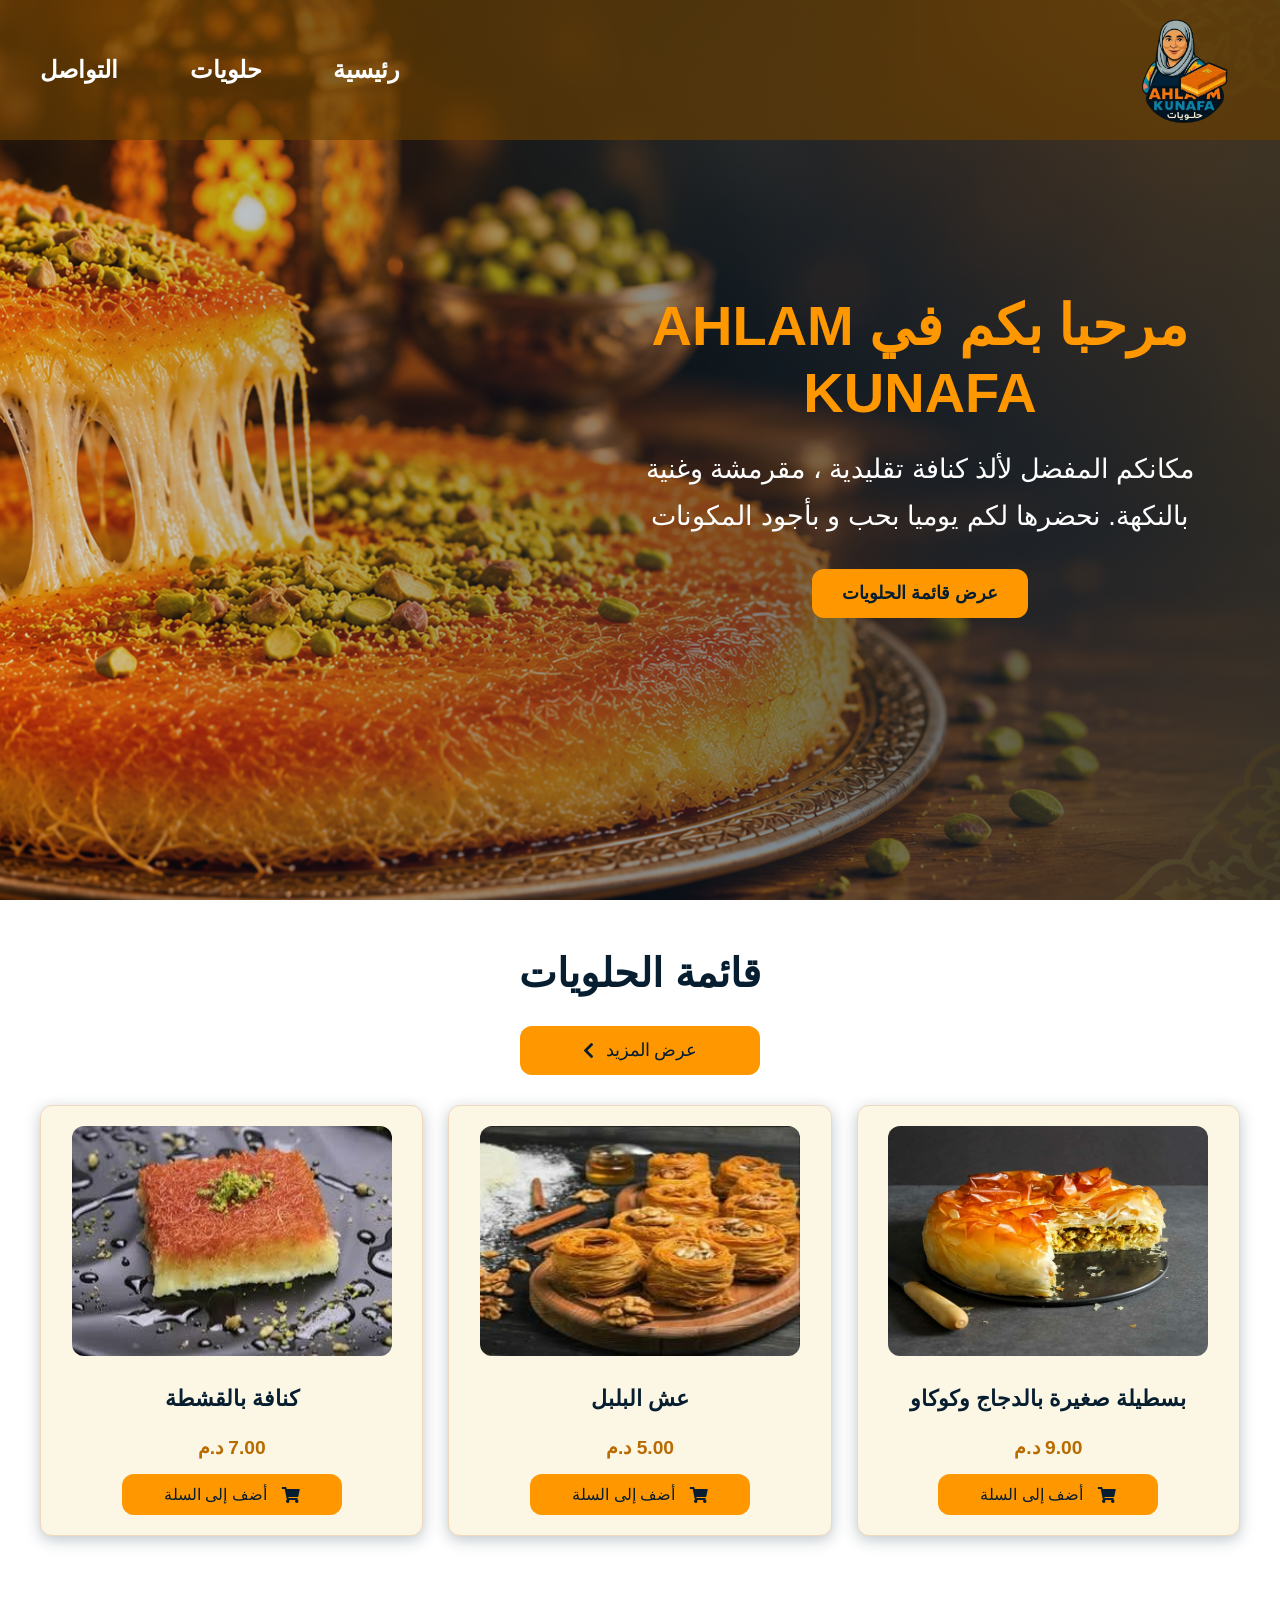
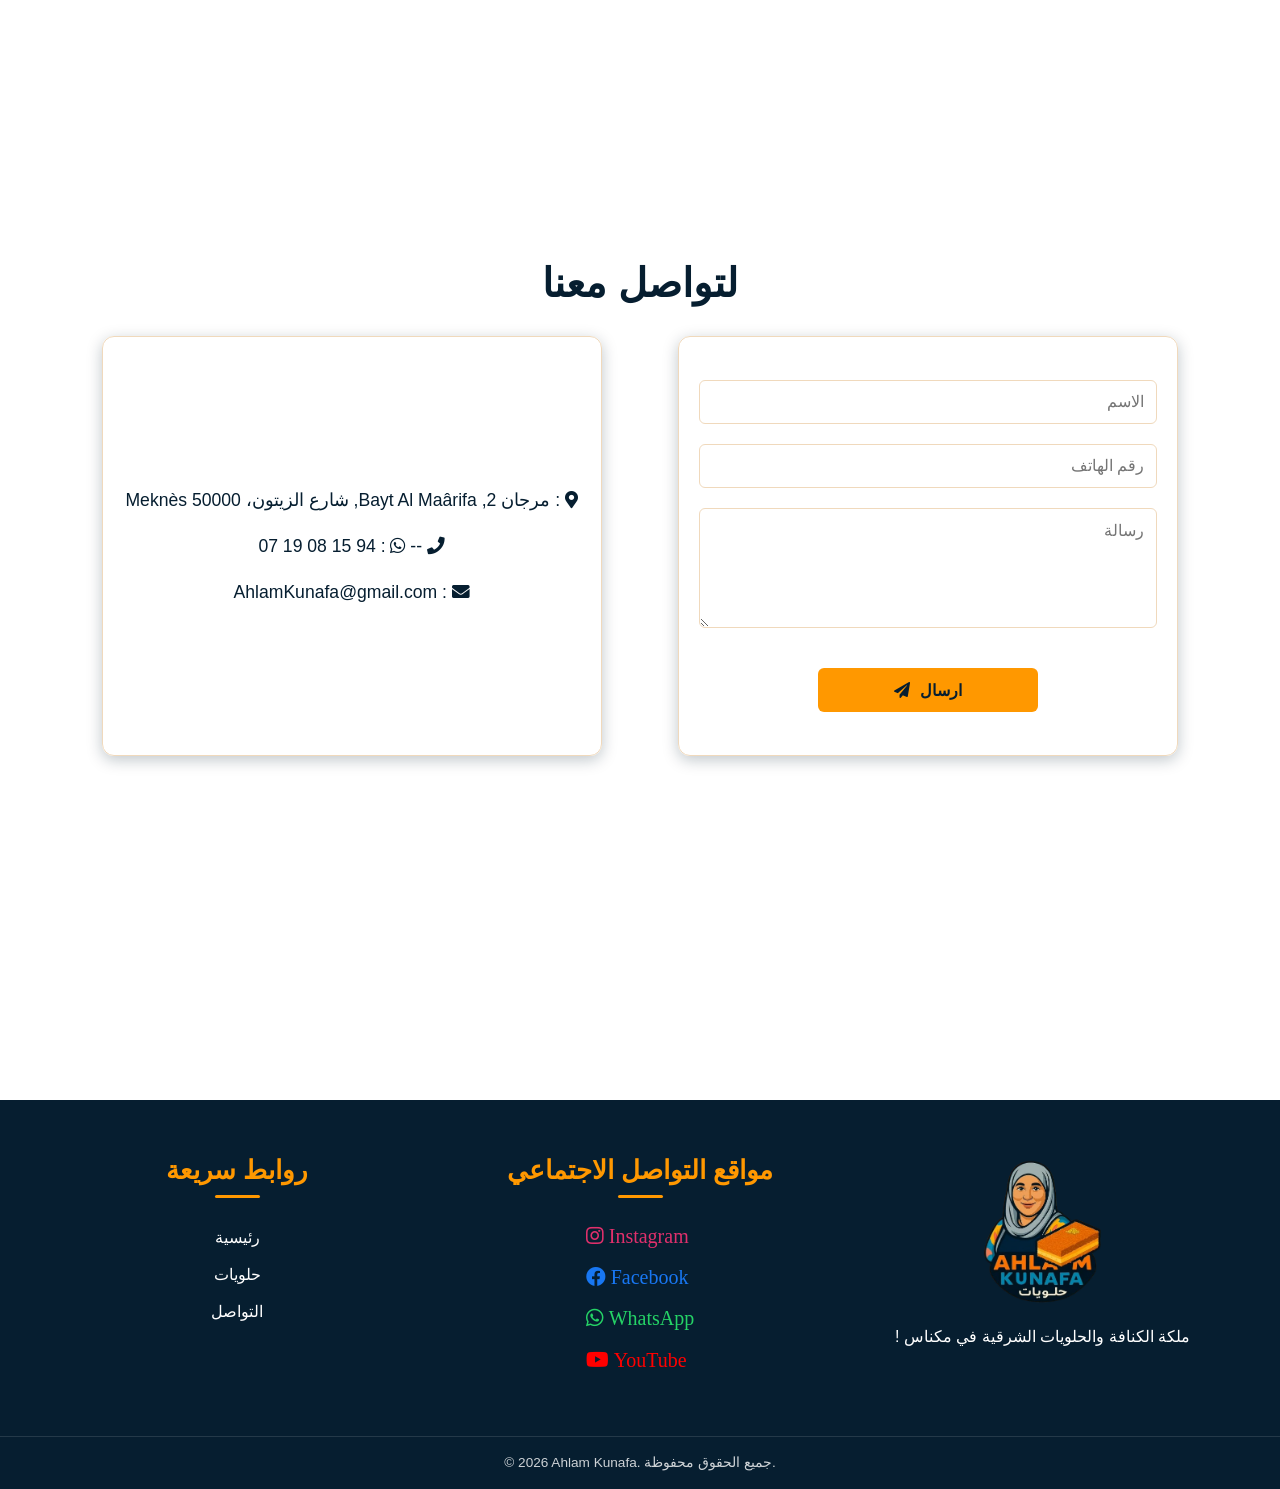
<file: index.html>
<!DOCTYPE html>
<html lang="en">

<head>
    <meta charset="UTF-8">
    <meta name="viewport" content="width=device-width, initial-scale=1.0">
    <link rel="shortcut icon" href="./Frontend/images/logo.png" type="image/x-icon">
    <title>AHLAM KUNAFA</title>
</head>

<body>
    <script>
        location.href = './Frontend/Home/Kunafa.html'
    </script>
</body>

</html>
</file>
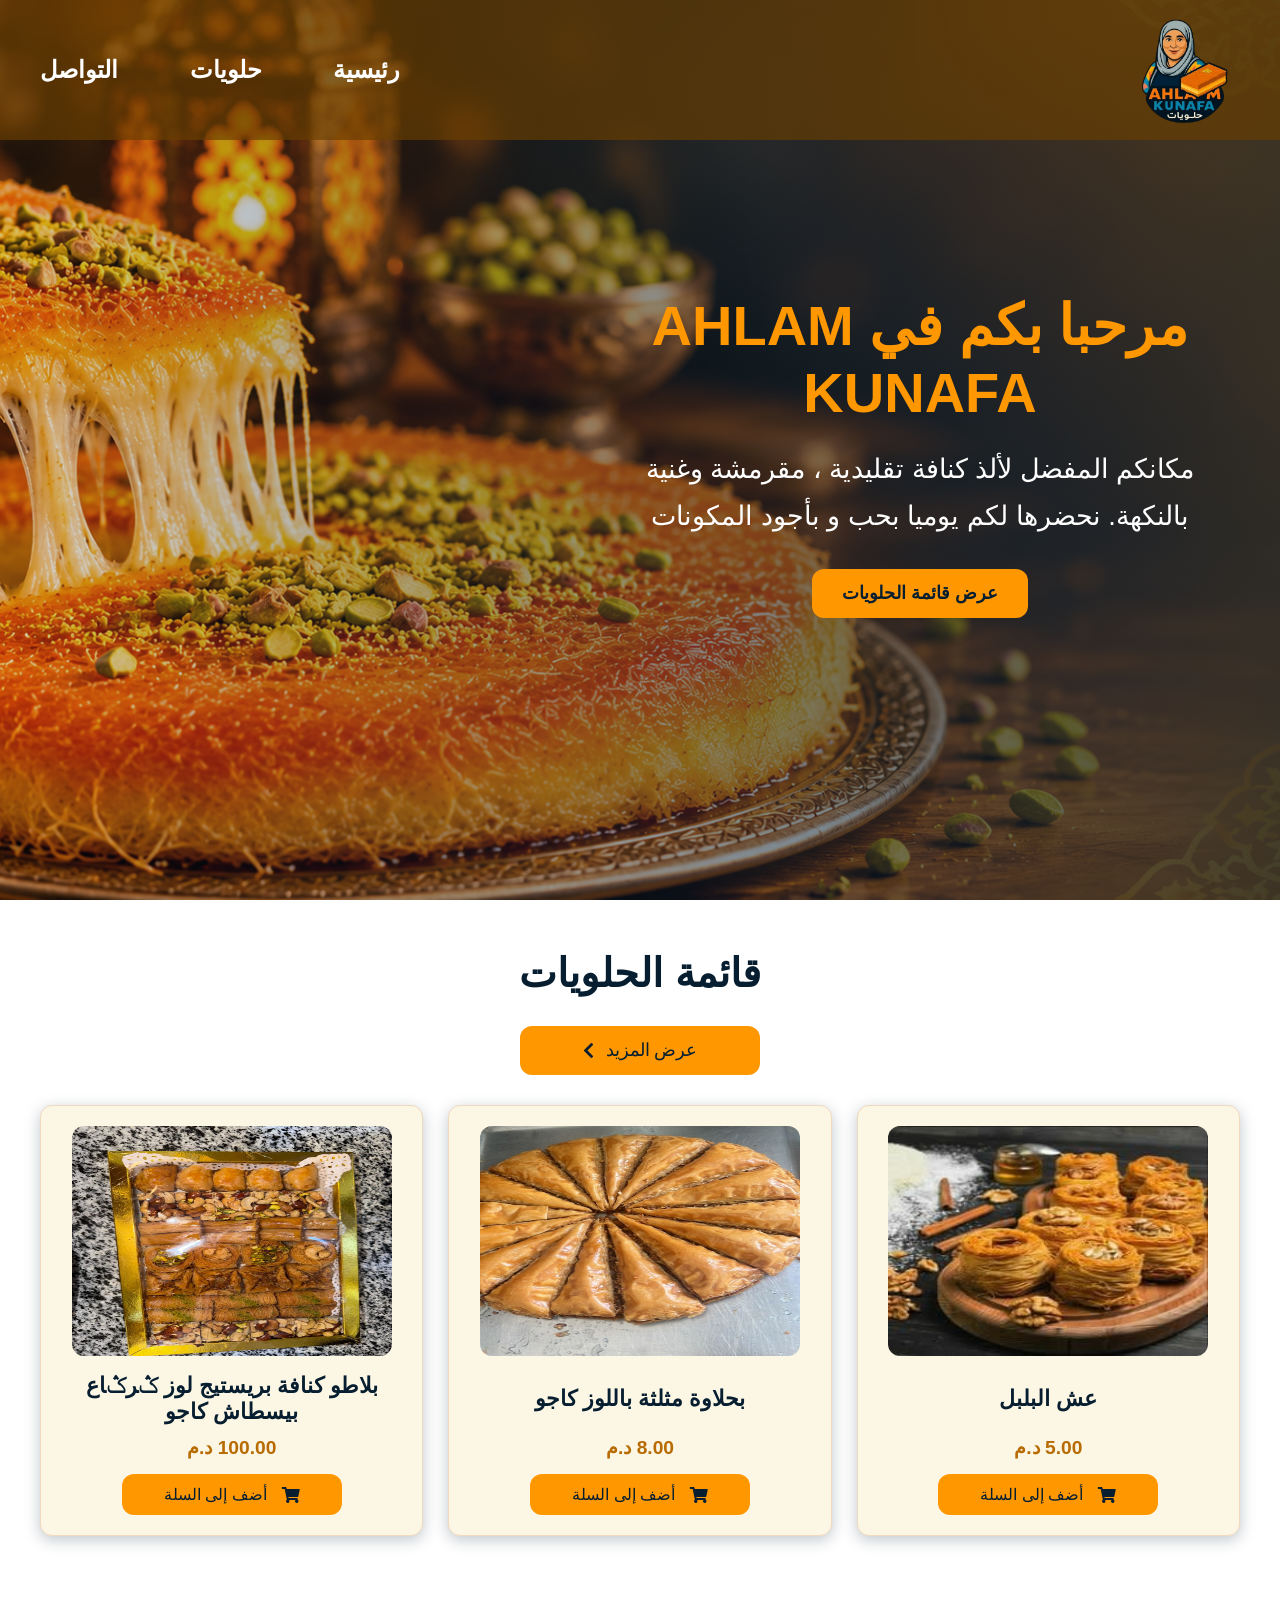
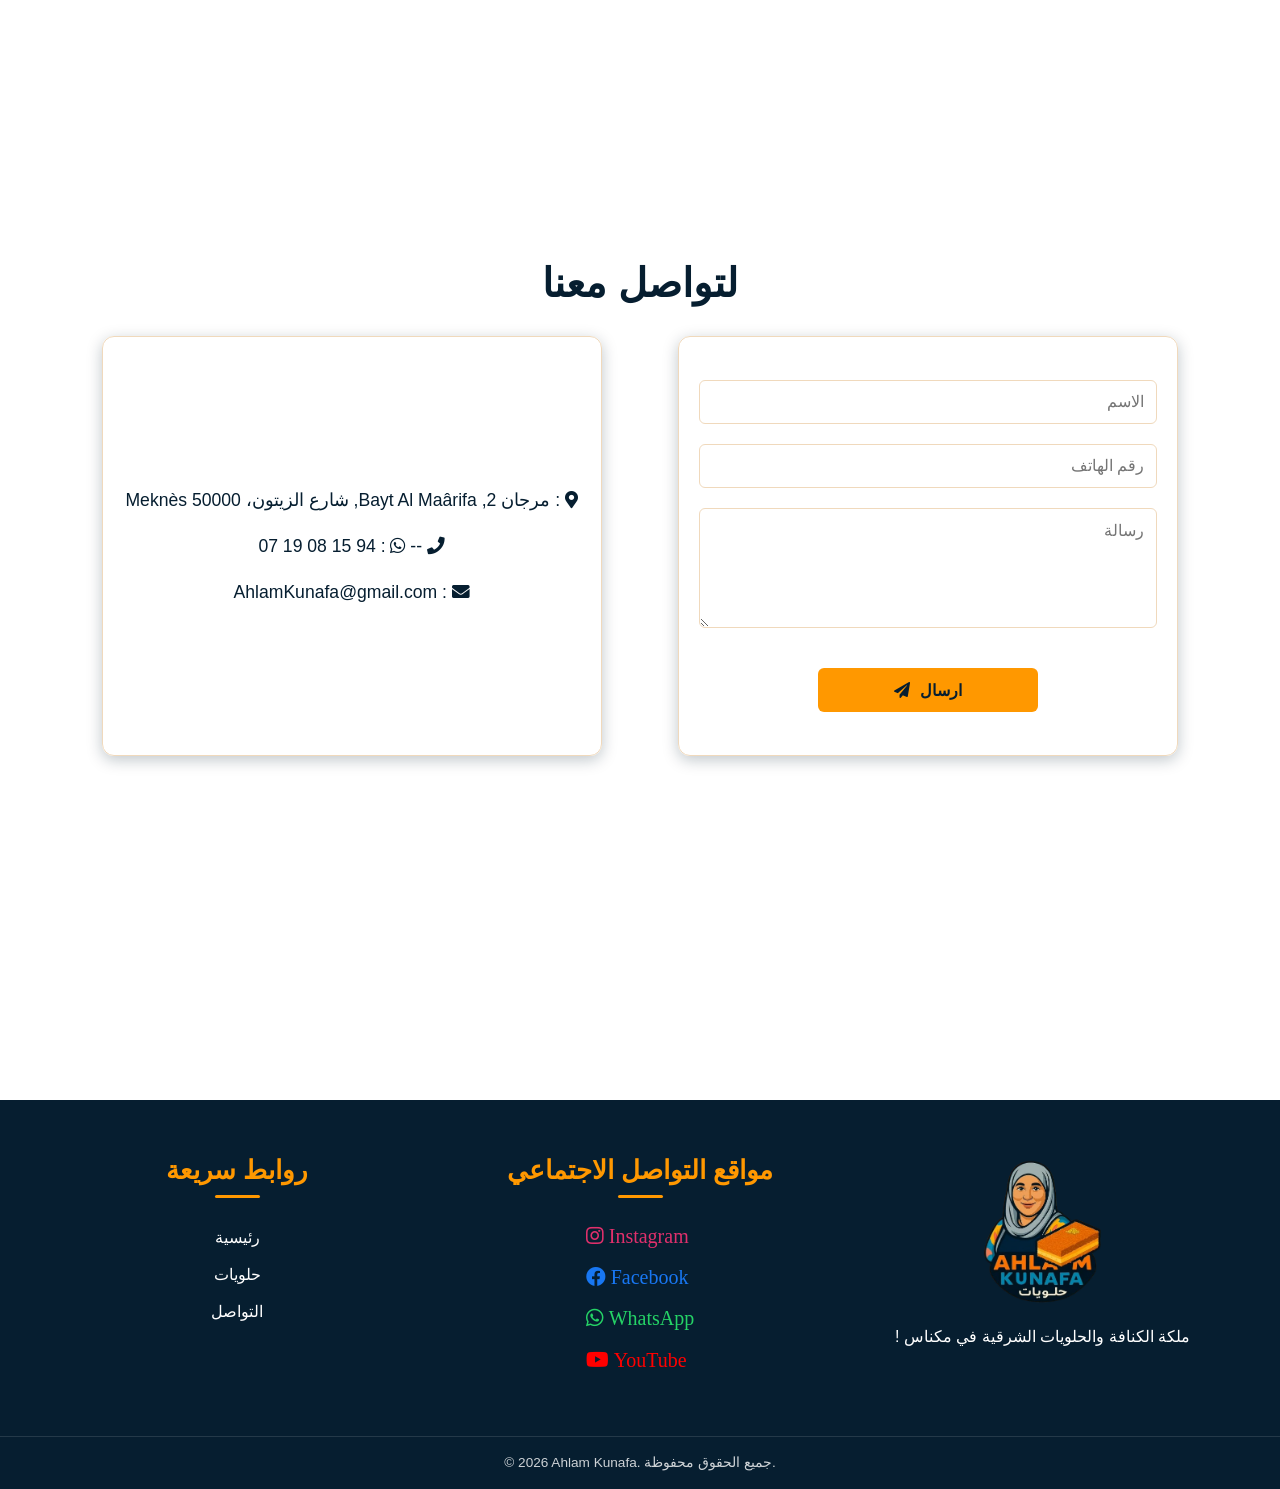
<file: Frontend/Home/Kunafa.html>
<!DOCTYPE html>
<html lang="en">

<head>
    <meta charset="UTF-8">
    <meta name="viewport" content="width=device-width, initial-scale=1.0">
    <link rel="stylesheet" href="https://cdnjs.cloudflare.com/ajax/libs/font-awesome/5.15.4/css/all.min.css">
    <link rel="stylesheet" href="./Kunafa.css">
    <link rel="stylesheet" href="../codeSome.css">
    <link rel="shortcut icon" href="../images/logo.png" type="image/x-icon">
    <title>AHLAM KUNAFA</title>
</head>

<body dir="rtl">
    <div id="error-container" class="error-container" role="alert">
        <i class="fas fa-exclamation-circle"></i>
        <p>وقع خطأ، المرجو المحاولة مرة أخرى.</p>
        <button type="button" aria-label="إغلاق رسالة الخطأ" onclick="closeAlret()">
            &times;
        </button>
    </div>
    <section id="home" class="hero-Section">
        <header>
            <img src="../images/logo.png" alt="Ahlam Kunafa">
            <ul id="nav-links">
                <li><a href="#home">رئيسية</a></li>
                <li><a href="#menu">حلويات</a></li>
                <li><a href="#contact">التواصل</a></li>
            </ul>
            <button class="menu-toggle" onclick="toggleMenu()">☰</button>
        </header>
        <div>
            <h1>مرحبا بكم في AHLAM KUNAFA</h1>
            <p> مكانكم المفضل لألذ كنافة تقليدية ، مقرمشة وغنية بالنكهة. نحضرها لكم يوميا بحب و بأجود المكونات </p>
            <button onclick="location.href='#menu'">عرض قائمة الحلويات</button>
        </div>
    </section>
    <div class="msgAjout">
        منتجاتك في السلة
    </div>
    <section id="menu" class="menu-Section">

        <h2>قائمة الحلويات</h2>
        <button onclick="location.href='../Menu/menu.html'">عرض المزيد <i class="fas fa-chevron-left"></i></button>
        <div id="cards" class="menu-items">
        </div>
    </section>
    <section id="contact" class="contact-Section">
        <h2>لتواصل معنا</h2>
        <div class="contact-container">
            <div class="form">
                <input placeholder="الاسم" type="text" id="clientName">
                <input placeholder="رقم الهاتف" type="text" id="clientPhone">
                <textarea placeholder="رسالة" id="msg"></textarea>
                <p id="msgForm"></p>
                <button onclick="send()">ارسال <i class="fas fa-paper-plane"></i></button>
            </div>
            <div class="info">
                <ul>
                    <li><i class="fas fa-map-marker-alt"></i> : <span>مرجان 2, Bayt Al Maârifa, شارع الزيتون، Meknès
                            50000</span></li>
                    <li><i class="fas fa-phone"></i> -- <i class="fab fa-whatsapp"></i> : <span dir="ltr"> 07 19 08 15
                            94</span></li>
                    <li><i class="fas fa-envelope"></i> : <span>AhlamKunafa@gmail.com</span></li>
                </ul>
            </div>
        </div>
    </section>
    <footer>
        <div class="logoAndTitle">
            <img src="../images/logo.png" alt="Ahlam Kunafa">
            <p> ملكة الكنافة والحلويات الشرقية في مكناس !</p>
        </div>
        <div class="social-icons">
            <h2>مواقع التواصل الاجتماعي</h2>
            <ul>
                <li><a target="_blank" href="https://www.instagram.com/ahlamkunafa#"><i class="fab fa-instagram">
                            Instagram</i></a></li>
                <li><a target="_blank"
                        href="https://web.facebook.com/ahlamkunafa?__cft__[0]=AZivVI1pVpkBShlyQDx6sK_38zc7EKmK9Yw29mQVjc0k7a7YxRjqH3v_rz87atRkpGOLECV_Gt8-XE1SfaGSkMPQ-jm-P5FxJFdVe1y2Cf3VLEZoPXEdqlp-zmLEJ1w_dO8zmVhFMUHK75A-QPT27vBNe7XHcEuPVWdeEjfufIOrnsprerp5LHJEMQxsAlw&__tn__=-UC%2CP-R"><i
                            class="fab fa-facebook"> Facebook</i></a></li>
                <li><a target="_blank" href="https://wa.me/212719081594"><i class="fab fa-whatsapp"> WhatsApp</i></a>
                </li>
                <li><a target="_blank" href="https://www.youtube.com/@Ahlam_kunafa"><i class="fab fa-youtube">
                            YouTube</i></a></li>
            </ul>
        </div>
        <div class="quick-links">
            <h2>روابط سريعة</h2>
            <ul>
                <li><a href="#home">رئيسية</a></li>
                <li><a href="#menu">حلويات</a></li>
                <li><a href="#contact">التواصل</a></li>
            </ul>
        </div>
        <div class="copyright">
            <p>© 2026 Ahlam Kunafa. جميع الحقوق محفوظة.</p>
        </div>
    </footer>
    <script src="./kunafa.js"></script>
    <script src="../codeSome.js"></script>
</body>

</html>
</file>
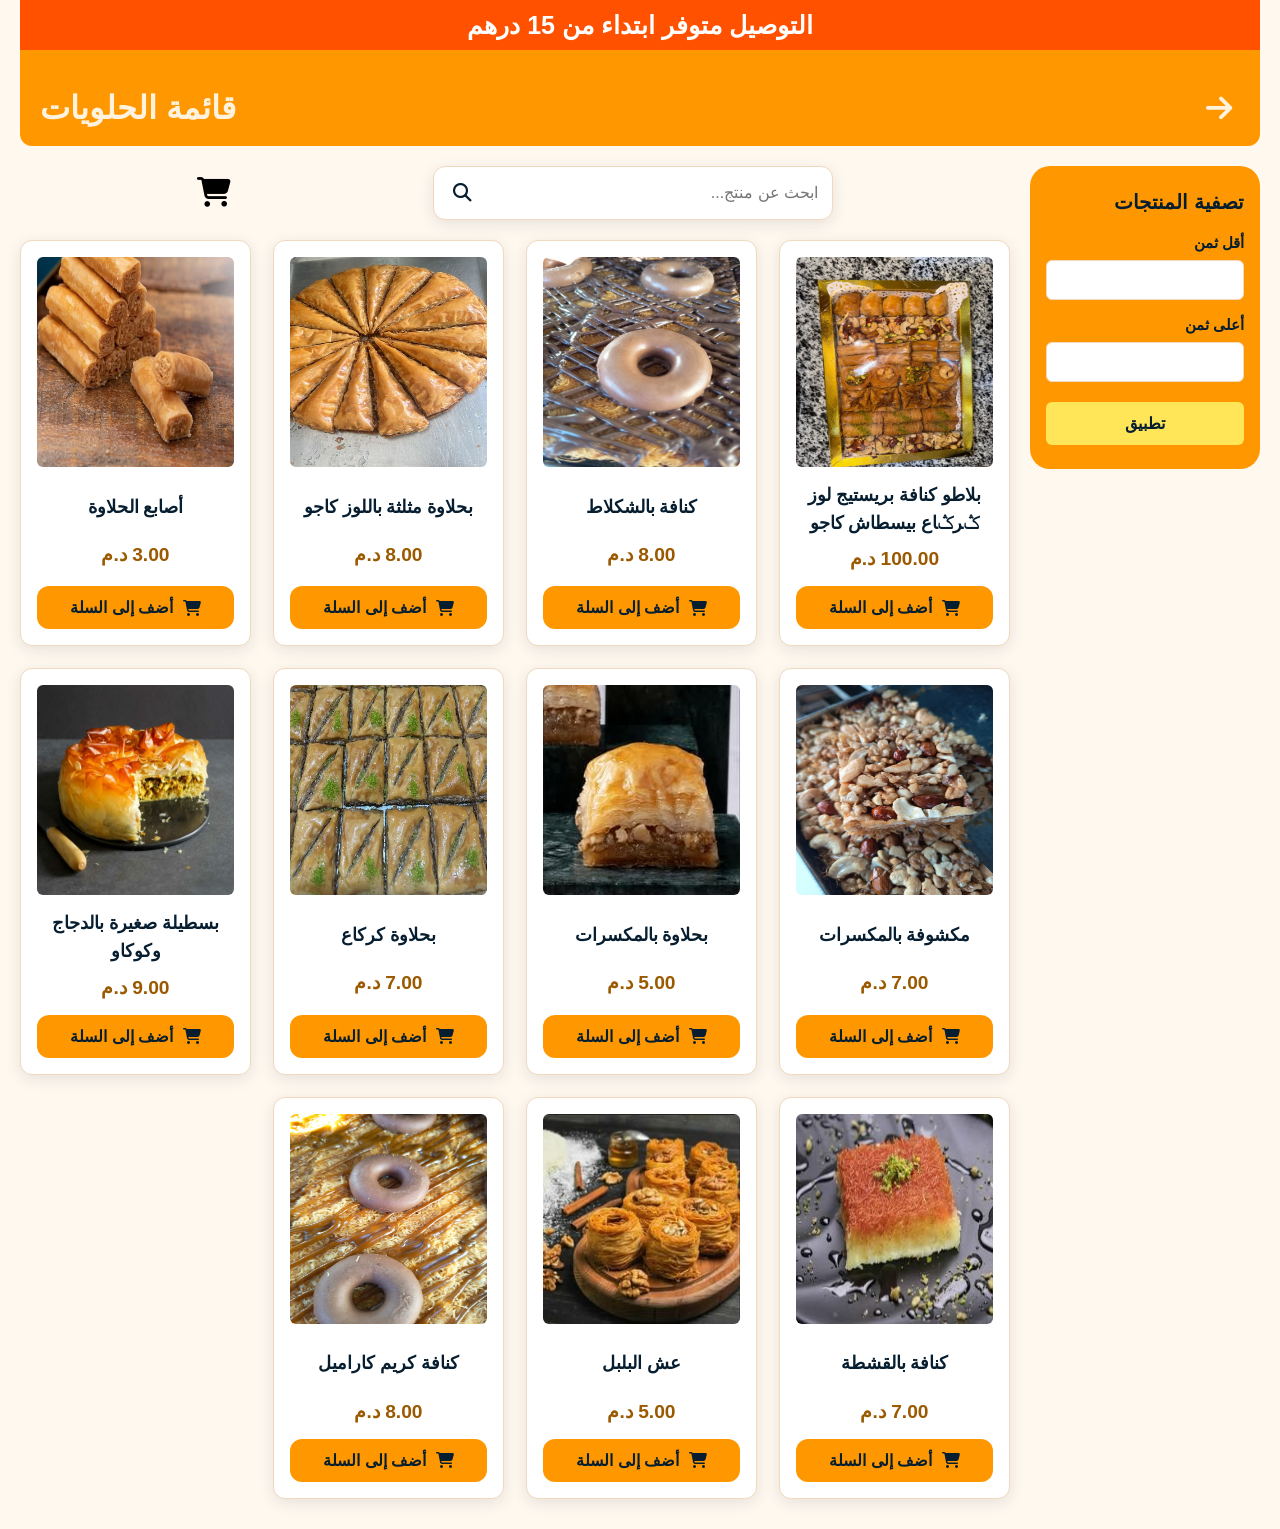
<file: Frontend/Menu/menu.html>
<!DOCTYPE html>
<html lang="en">

<head>
    <meta charset="UTF-8">
    <meta name="viewport" content="width=device-width, initial-scale=1.0">
    <link rel="stylesheet" href="https://cdnjs.cloudflare.com/ajax/libs/font-awesome/6.5.2/css/all.min.css">
    <link rel="stylesheet" href="./menu.css">
    <link rel="stylesheet" href="../codeSome.css">
    <title>قائمة الحلويات</title>
</head>

<body dir="rtl">

    <div id="error-container" class="error-container" role="alert">
        <i class="fa-solid fa-circle-exclamation"></i>
        <p>وقع خطأ، المرجو المحاولة مرة أخرى.</p>
        <button type="button" aria-label="إغلاق رسالة الخطأ" onclick="closeAlret()">
            &times;
        </button>
    </div>
    <header>
        <div class="msglivrision">
            <h3>التوصيل متوفر ابتداء من 15 درهم</h3>
        </div>
        <div class="btn-h2">
            <button onclick="location.href='../Home/Kunafa.html'" class="back-btn">
                <i class="fa-solid fa-arrow-right"></i>
            </button>
            <h2>قائمة الحلويات</h2>
        </div>
    </header>

    <div class="msgAjout">
        منتجاتك في السلة
    </div>
    <nav>
        <div class="container-search">
            <input onkeyup="search()" id="searchInput" type="search" placeholder="ابحث عن منتج...">
            <button onclick="search()" type="button">
                <i class="fa-solid fa-magnifying-glass"></i>
            </button>
        </div>
        <button onclick="location.href='../panier/panier.html'" class="icone-Panier">
            <i class="fa-solid fa-cart-shopping"></i>
        </button>
    </nav>
    <div class="sidbar">
        <h2>تصفية المنتجات</h2>
        <div class="inputMinMax">
            <div>
                <label for="Min">أقل ثمن</label>
                <input id="Min" type="number">
            </div>
            <div>
                <label for="Max">أعلى ثمن</label>
                <input type="number" id="Max">
            </div>
        </div>
        <button onclick="filtreProduit()">تطبيق</button>

    </div>
    <section id="menu" class="menu-items">

    </section>
    <script src="./menu.js"></script>
    <script src="../codeSome.js"></script>
</body>

</html>
</file>
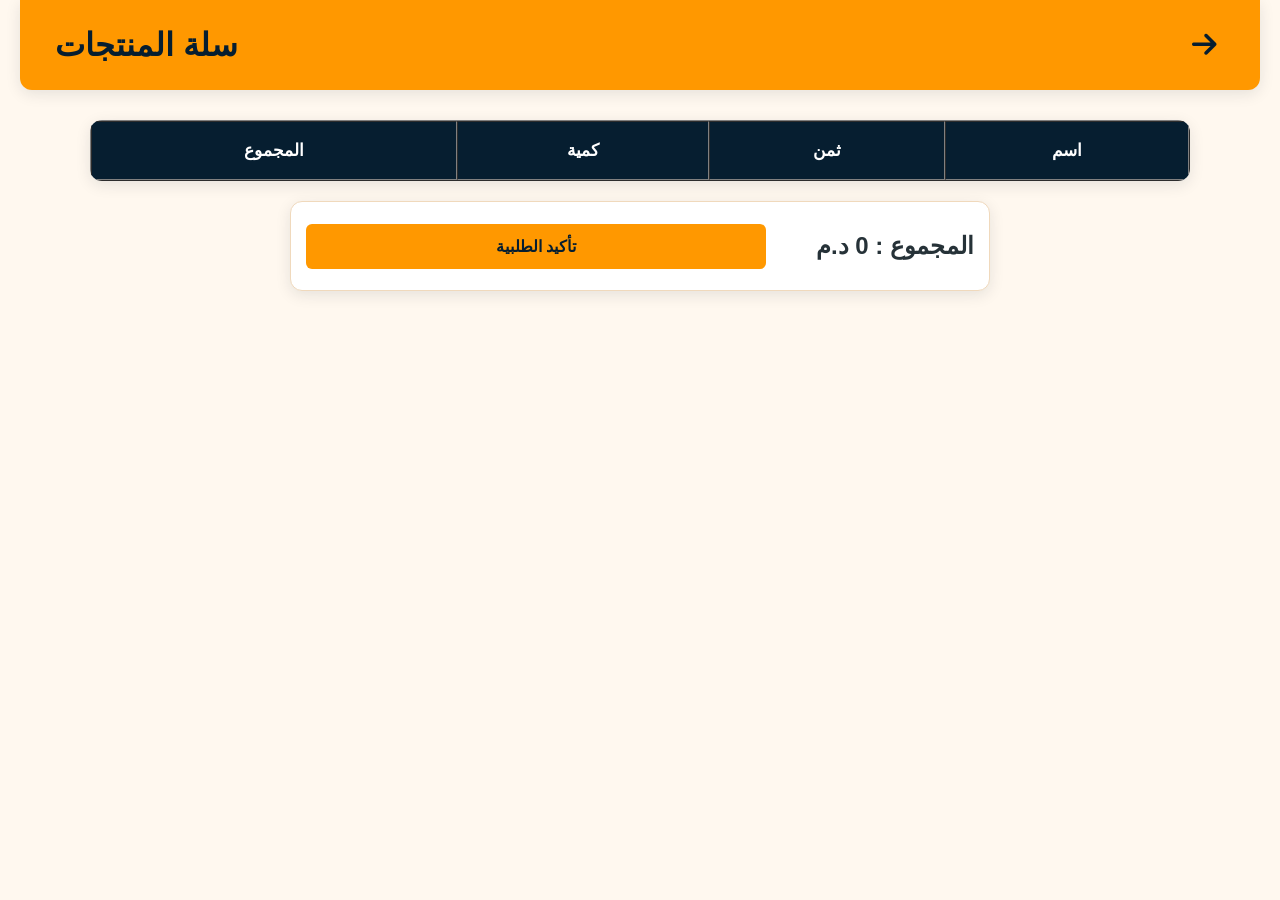
<file: Frontend/panier/panier.html>
<!DOCTYPE html>
<html lang="en">

<head>
    <meta charset="UTF-8">
    <meta name="viewport" content="width=device-width, initial-scale=1.0">
    <link rel="stylesheet" href="https://cdnjs.cloudflare.com/ajax/libs/font-awesome/6.5.2/css/all.min.css">
    <link rel="stylesheet" href="./panier.css">
    <title>سلة المنتجات</title>
</head>

<body dir="rtl">
    <header>
        <button onclick="location.href='../Menu/menu.html'" class="back-btn">
            <i class="fa-solid fa-arrow-right"></i>
        </button>
        <h2>سلة المنتجات</h2>
    </header>
    <div id="confirmation" class="confirmation">
        <div class="container">
            <h3>هل تريد تأكيد طلبية ؟</h3>
                    <span class="title">الطلبات : </span>

                <div id="commendes" class="commendes">
                </div>

            <span id="totalSpan" class="totalSpan">المجموع : <strong>250.00 د.م</strong></span>
            <div class="btn-confirme">
                <button id="ok">نعم</button>
                <button id="no">لا</button>
            </div>
        </div>
    </div>
    <section class="table-container">
        <table border="1">
            <thead>
                <tr>
                    <th>اسم</th>
                    <th>ثمن</th>
                    <th>كمية</th>
                    <th>المجموع</th>
                </tr>
            </thead>
            <tbody id="table">
            </tbody>
        </table>
    </section>
    <footer>
        <h2>المجموع : <span id="totatAffiche"></span></h2>
        <button onclick="confirme()">تأكيد الطلبية</button>
    </footer>
    <script src="./panier.js"></script>
</body>

</html>
</file>
<file: Frontend/Home/Kunafa.css>
/* =========================
   1. RESET & VARIABLES
   ========================= */

* {
    margin: 0;
    padding: 0;
    box-sizing: border-box;
}

:root {
    /* Couleurs principales */
    --primary-color: #FF9800;
    --secondary-color: #061E30;
    --accent-color: #168EAE;

    /* Couleurs neutres */
    --white-color: #FFFFFF;
    --black-color: #111111;
    --text-color: #263238;
    --light-color: #FFF3E0;

    /* Backgrounds */
    --body-bg: #FFF8EF;
    --section-bg: #FFFFFF;
    --footer-bg: #061E30;

    /* Boutons */
    --btn-bg: #FF9800;
    --btn-hover: #E68900;
    --btn-text: #061E30;

    /* Bordures et ombres */
    --border-color: #F0D9BC;
    --shadow: 0 4px 15px rgba(6, 30, 48, 0.25);

    /* Border radius */
    --radius-sm: 6px;
    --radius-md: 12px;
    --radius-lg: 20px;

    /* Transitions */
    --transition: 0.3s ease;
}

/* =========================
   2. BASE
   ========================= */

html {
    scroll-behavior: smooth;
}

body {
    font-family: Arial, Helvetica, sans-serif;
    min-height: 100vh;
    overflow-x: clip;
    background-color: var(--body-bg);
    color: var(--text-color);
}

#msgForm {
    color: red;
    font-size: 18px;
}
.borderRed{
    border: 1px solid red;
}
img {
    max-width: 100%;
}

button,
input,
textarea {
    font: inherit;
}

button,
a {
    -webkit-tap-highlight-color: transparent;
}

button:focus-visible,
a:focus-visible,
input:focus-visible,
textarea:focus-visible {
    outline: 3px solid var(--accent-color);
    outline-offset: 3px;
}

/* =========================
   3. HEADER & NAVIGATION
   ========================= */

header {
    display: flex;
    align-items: center;
    justify-content: space-between;
    gap: 24px;
    min-height: 100px;
    padding: 15px clamp(18px, 4vw, 40px);
    width: 100%;
    position: relative;
    z-index: 100;
    background-color: #693f00a9;
}

header img {
    width: 110px;
    height: auto;
    object-fit: contain;
}

header #nav-links {
    display: flex;
    align-items: center;
    justify-content: space-between;
    gap: clamp(12px, 2vw, 28px);
    list-style: none;
    width: 30%;
}

header #nav-links li a {
    position: relative;
    color: var(--white-color);
    text-decoration: none;
    font-weight: bold;
    font-size: clamp(1.5rem, 1.5vw, 2rem);
    white-space: nowrap;
    transition: var(--transition);
}

header #nav-links li a::after {
    content: "";
    position: absolute;
    bottom: -6px;
    right: 0;
    width: 0;
    height: 3px;
    border-radius: 5px;
    background-color: var(--primary-color);
    transition: var(--transition);
}

header #nav-links li a:hover {
    color: var(--primary-color);
}

header #nav-links li a:hover::after {
    width: 100%;
}

.menu-toggle {
    display: none;
    cursor: pointer;
    width: 35px;
    height: 35px;
    border: none;
    background: transparent;
    color: var(--white-color);
    font-size: 28px;
}

/* =========================
   4. HERO SECTION
   ========================= */

.hero-Section {
    display: flex;
    flex-direction: column;
    align-items: center;
    min-height: 100vh;
    background:
        linear-gradient(to left,
            rgba(6, 30, 48, 0.75),
            rgba(6, 30, 48, 0.15)),
        url("../images/kunafaBackground.png");
    background-size: cover;
    background-position: center;
    background-repeat: no-repeat;
}

.hero-Section>div {
    display: flex;
    flex-direction: column;
    align-items: center;
    justify-content: center;
    align-self: flex-start;
    width: min(100%, 720px);
    min-height: 70vh;
    height: auto;
    padding: 50px clamp(18px, 4vw, 45px);
}

.hero-Section>div h1 {
    margin-bottom: 20px;
    color: var(--primary-color);
    font-size: clamp(2rem, 5vw, 3.5rem);
    line-height: 1.2;
    text-align: center;
}

.hero-Section>div p {
    max-width: 600px;
    margin-bottom: 30px;
    color: var(--white-color);
    font-size: clamp(1.1rem, 2.5vw, 1.7rem);
    line-height: 1.7;
    text-align: center;
}

.hero-Section>div button {
    padding: 14px 30px;
    color: var(--btn-text);
    background-color: var(--btn-bg);
    border: none;
    border-radius: var(--radius-md);
    font-size: 1.1rem;
    font-weight: bold;
    cursor: pointer;
    transition: var(--transition);
}

.hero-Section>div button:hover {
    background-color: var(--btn-hover);
    transform: translateY(-3px);
}

/* =========================
   5. MENU SECTION
   ========================= */

.menu-Section {
    display: flex;
    flex-direction: column;
    align-items: center;
    min-height: 100vh;
    padding: 50px 20px;
    background-color: var(--section-bg);
}

section>h2 {
    margin-bottom: 30px;
    color: var(--secondary-color);
    font-size: clamp(1.7rem, 4vw, 2.5rem);
    text-align: center;
}

.menu-Section>button {
    display: flex;
    align-items: center;
    justify-content: center;
    gap: 12px;
    width: min(100%, 240px);
    margin-bottom: 30px;
    padding: 14px 24px;
    color: var(--btn-text);
    background-color: var(--btn-bg);
    border: none;
    border-radius: var(--radius-md);
    font-size: 1.1rem;
    cursor: pointer;
    transition: var(--transition);
}
.msgAjout {
    width: min(400px, calc(100vw - 30px));
    min-height: 50px;
    padding: 12px 20px;

    background-color: var(--secondary-color);
    color: var(--light-color);

    position: fixed;
    top: 20px;
    right: -450px;
    z-index: 1000;

    border-radius: var(--radius-md);
    box-shadow: 0 8px 25px rgba(0, 0, 0, 0.2);

    display: flex;
    justify-content: center;
    align-items: center;
    gap: 10px;

    font-size: 18px;
    font-weight: 600;
    text-align: center;

    opacity: 0;
    visibility: hidden;
    transition:
        right 1s ease,
        opacity 1s ease,
        visibility 1s ease;
}

/* ملي تبان الرسالة */
.msgAjout.msgActive {
    right: 20px;
    opacity: 1;
    visibility: visible;
}
.menu-Section>button:hover {
    background-color: var(--btn-hover);
}

.menu-Section>button i {
    transition: var(--transition);
}

.menu-Section>button:hover i {
    transform: translateX(-5px);
}

.menu-items {
    display: grid;
    grid-template-columns: repeat(auto-fit,
            minmax(min(100%, 240px), 1fr));
    gap: 25px;
    width: 100%;
    max-width: 1200px;
}

.menu-items .menu-item {
    display: flex;
    flex-direction: column;
    align-items: center;
    min-width: 0;
    padding: 20px;
    background-color: #fcf6e4;
    border: 1px solid var(--border-color);
    border-radius: var(--radius-md);
    box-shadow: var(--shadow);
    transition: var(--transition);
}

.menu-items .menu-item:hover {
    transform: translateY(-5px);
    box-shadow: 0 8px 22px rgba(6, 30, 48, 0.2);
}

.menu-items .menu-item img {
    width: 100%;
    max-width: 320px;
    height: 230px;
    margin-bottom: 15px;
    border-radius: var(--radius-md);
    /* object-fit: cover; */
    /* object-position: center; */
}

.menu-items .menu-item h3 {
    display: flex;
    align-items: center;
    justify-content: center;
    min-height: 55px;
    margin-bottom: 10px;
    color: var(--secondary-color);
    font-size: 1.35rem;
    text-align: center;
}

.menu-items .menu-item .price {
    margin-bottom: 15px;
    color: #B86B00;
    font-size: 1.2rem;
    font-weight: bold;
    text-align: center;
}

.menu-items .menu-item button {
    display: flex;
    align-items: center;
    flex-direction: row-reverse;
    justify-content: center;
    gap: 10px;
    width: min(100%, 220px);
    padding: 11px 18px;
    color: var(--btn-text);
    background-color: var(--btn-bg);
    border: none;
    border-radius: var(--radius-md);
    font-size: 1rem;
    cursor: pointer;
    transition: var(--transition);
}

.menu-items .menu-item button:hover {
    background-color: var(--btn-hover);
    transform: translateY(-2px);
}

.menu-items .menu-item button i {
    margin-left: 5px;
}

/* =========================
   6. CONTACT SECTION
   ========================= */

.contact-Section {
    display: flex;
    flex-direction: column;
    align-items: center;
    min-height: 100vh;
    padding: clamp(30px, 5vw, 60px) clamp(15px, 4vw, 50px);
    background-color: var(--section-bg);
}

.contact-Section .contact-container {
    display: flex;
    flex-wrap: wrap;
    align-items: center;
    justify-content: space-evenly;
    gap: 25px;
    width: 100%;
    max-width: 1200px;
    margin-inline: auto;
}

/* Contact form */
.form {
    display: flex;
    flex-direction: column;
    align-items: center;
    justify-content: center;
    gap: 20px;
    width: min(100%, 500px);
    min-width: 0;
    min-height: 420px;
    padding: 25px 20px;
    border: 1px solid var(--border-color);
    border-radius: var(--radius-md);
    box-shadow: var(--shadow);
    box-sizing: border-box;
}

.form input,
.form textarea {
    width: 100%;
    max-width: 100%;
    min-width: 0;
    padding: 12px;
    color: var(--text-color);
    background-color: var(--white-color);
    border: 1px solid var(--border-color);
    border-radius: var(--radius-sm);
    font-size: 1rem;
    outline: none;
    transition: var(--transition);
}

.form input {
    min-height: 44px;
}

.form textarea {
    min-height: 120px;
    max-height: 280px;
    resize: vertical;
}

.form input:focus,
.form textarea:focus {
    border-color: var(--primary-color);
    box-shadow: 0 0 10px rgba(255, 152, 0, 0.2);
}

.form button {
    display: flex;
    align-items: center;
    justify-content: center;
    gap: 10px;
    width: min(100%, 220px);
    min-height: 44px;
    padding: 10px 18px;
    color: var(--btn-text);
    background-color: var(--btn-bg);
    border: none;
    border-radius: var(--radius-sm);
    font-size: 1rem;
    font-weight: bold;
    cursor: pointer;
    transition: var(--transition);
}

.form button:hover {
    background-color: var(--btn-hover);
    transform: translateY(-2px);
}

.form button i {
    font-size: 16px;
}

/* Contact information */
.info {
    display: flex;
    flex-direction: column;
    align-items: center;
    justify-content: center;
    width: min(100%, 500px);
    min-width: 0;
    min-height: 420px;
    padding: 25px 20px;
    border: 1px solid var(--border-color);
    border-radius: var(--radius-md);
    box-shadow: var(--shadow);
    box-sizing: border-box;
}

.info ul {
    display: flex;
    flex-direction: column;
    align-items: center;
    justify-content: center;
    gap: 25px;
    width: 100%;
    padding: 0;
    list-style: none;
}

.info ul li {
    color: var(--secondary-color);
    font-size: 1.1rem;
    text-align: center;
    overflow-wrap: anywhere;
}

/* =========================
   7. SOCIAL MEDIA COLORS
   ========================= */

.fa-instagram {
    color: #E1306C;
}

.fa-facebook {
    color: #1877F2;
}

footer .fa-whatsapp {
    color: #25D366;
}

.fa-tiktok {
    color: #000000;
}

.fa-youtube {
    color: #FF0000;
}

/* =========================
   8. FOOTER
   ========================= */

footer {
    display: grid;
    grid-template-columns: repeat(auto-fit,
            minmax(min(100%, 240px), 1fr));
    align-items: start;
    justify-items: stretch;
    gap: 28px;
    position: relative;
    min-height: 0;
    padding: 45px clamp(18px, 4vw, 50px) 90px;
    color: var(--white-color);
    background-color: var(--footer-bg);
    box-sizing: border-box;
}

footer>div:not(.copyright) {
    display: flex;
    flex-direction: column;
    align-items: center;
    gap: 18px;
    width: 100%;
    min-width: 0;
    min-height: 0;
    padding: 10px;
}

footer>div.logoAndTitle {
    padding-right: 10px;
}

.logoAndTitle img {
    width: 150px;
    max-width: 100%;
    height: auto;
    object-fit: contain;
    transition: var(--transition);
}

.logoAndTitle img:hover {
    transform: scale(1.04);
}

.logoAndTitle p {
    max-width: 340px;
    color: var(--white-color);
    font-size: 1rem;
    line-height: 1.8;
    text-align: center;
}

footer div h2 {
    margin-bottom: 8px;
    color: var(--primary-color);
    font-size: clamp(1.25rem, 2vw, 1.6rem);
    text-align: center;
}

footer div h2::after {
    content: "";
    display: block;
    width: 45px;
    height: 3px;
    margin: 10px auto 0;
    background-color: var(--primary-color);
    border-radius: 5px;
}

/* Separator */
footer hr {
    width: 100%;
    height: 1px;
    border: none;
    background-color: var(--white-color);
    opacity: 0.2;
}

/* Social links */
.social-icons ul,
.quick-links ul {
    margin: 0;
    padding: 0;
    list-style: none;
}

.social-icons ul li {
    display: flex;
    align-items: center;
    justify-content: flex-start;
    flex-direction: row-reverse;
    gap: 12px;
    margin-bottom: 14px;
}

.social-icons ul li a {
    color: var(--white-color);
    font-size: 1rem;
    line-height: 1.7;
    text-decoration: none;
    overflow-wrap: anywhere;
    transition: var(--transition);
}

.social-icons ul li i {
    font-size: 20px;
    transition: var(--transition);
}

.social-icons ul li:hover i {
    transform: translateY(-3px);
}

.social-icons ul li a:hover {
    color: var(--primary-color);
}

/* Quick links */
.quick-links li {
    margin-bottom: 10px;
    text-align: center;
}

.quick-links li a {
    position: relative;
    color: var(--white-color);
    font-size: 1rem;
    line-height: 1.7;
    text-decoration: none;
    overflow-wrap: anywhere;
    transition: var(--transition);
}

.quick-links li a:hover {
    color: var(--primary-color);
    padding-right: 5px;
}

/* Copyright */
.copyright {
    display: flex;
    align-items: center;
    justify-content: center;
    position: absolute;
    bottom: 0;
    left: 0;
    width: 100%;
    padding: 15px 12px;
    border-top: 1px solid rgba(255, 255, 255, 0.12);
    box-sizing: border-box;
    direction: ltr;
    text-align: center;
}

.copyright p {
    margin: 0;
    color: var(--white-color);
    font-size: 0.85rem;
    line-height: 1.6;
    opacity: 0.8;
}
.borderRed{
    border: 1px solid red !important;
}
/* =========================
   9. TABLET
   ========================= */

@media (max-width: 1000px) {
    .contact-Section .contact-container {
        flex-direction: column;
    }

    .form,
    .info {
        width: min(100%, 600px);
    }

    .menu-items {
        grid-template-columns: repeat(auto-fit,
                minmax(min(100%, 220px), 1fr));
    }

    header #nav-links {
        width: 40%;
    }
}

/* =========================
   10. MOBILE
   ========================= */

@media (max-width: 680px) {
    header {
        min-height: 90px;
        padding: 15px 20px;
    }

    header img {
        width: 80px;
    }

    .menu-toggle {
        display: block;
    }

    header #nav-links {
        display: none;
        flex-direction: column;
        align-items: center;
        justify-content: center;
        gap: 18px;
        position: absolute;
        top: 80px;
        left: 12px;
        z-index: 1000;
        width: min(220px, calc(100vw - 24px));
        height: auto;
        padding: 18px;
        border-radius: var(--radius-md);
        background-color: var(--secondary-color);
        box-shadow: var(--shadow);
    }

    header #nav-links.active {
        display: flex;
    }

    header #nav-links li a {
        font-size: 1.1rem;
    }

    .hero-Section>div {
        align-self: center;
        min-height: 70vh;
        padding: 45px 20px;
    }

    .hero-Section>div h1 {
        font-size: clamp(2rem, 7vw, 2.5rem);
    }

    .hero-Section>div p {
        max-width: 100%;
        font-size: clamp(1.1rem, 4vw, 1.4rem);
    }

    .menu-Section {
        padding: 40px 16px;
    }

    .menu-Section>button {
        width: min(100%, 240px);
        font-size: 1rem;
    }

    .menu-items {
        grid-template-columns: repeat(auto-fit,
                minmax(min(100%, 240px), 1fr));
        gap: 18px;
    }

    .contact-Section {
        padding: 30px 15px;
    }

    .contact-Section .contact-container {
        flex-direction: column;
        gap: 25px;
    }

    .form,
    .info {
        width: 100%;
        min-height: 350px;
    }

    .info ul li {
        font-size: 1rem;
    }

    footer {
        grid-template-columns: 1fr;
        gap: 18px;
        padding: 35px 18px 85px;
    }

    footer>div:not(.copyright) {
        padding: 12px 5px;
    }

    .logoAndTitle img {
        width: 125px;
    }
}

/* =========================
   11. SMALL MOBILE
   ========================= */

@media (max-width: 400px) {
    header {
        padding-inline: 14px;
    }

    .hero-Section>div {
        padding: 35px 15px;
    }

    .hero-Section>div h1 {
        font-size: 1.8rem;
    }

    .hero-Section>div p {
        font-size: 1.05rem;
    }

    .hero-Section>div button {
        padding: 10px 20px;
        font-size: 0.9rem;
    }

    .menu-items {
        grid-template-columns: 1fr;
    }

    .menu-items .menu-item {
        padding: 15px;
    }

    .menu-items .menu-item img {
        height: 210px;
    }

    .form,
    .info {
        padding: 20px 15px;
    }

    .info ul li {
        font-size: 0.95rem;
    }

    footer {
        padding: 30px 14px 80px;
    }
}

/* =========================
   12. ACCESSIBILITY
   ========================= */

@media (prefers-reduced-motion: reduce) {

    *,
    *::before,
    *::after {
        scroll-behavior: auto !important;
        animation-duration: 0.01ms !important;
        animation-iteration-count: 1 !important;
        transition-duration: 0.01ms !important;
    }
}
</file>
<file: Frontend/codeSome.css>
.error-container {
    align-items: center;
    gap: 12px;
    width: fit-content;
    max-width: 90%;
    padding: 14px 18px;
    margin: 15px auto;
    background-color: #fff0f0;
    border: 1px solid #f5b5b5;
    border-right: 5px solid #dc3545;
    border-radius: 10px;
    color: #842029;
    box-shadow: 0 4px 12px rgba(0, 0, 0, 0.08);
    font-family: Arial, sans-serif;
    position: fixed;
    top: 20px;
    z-index: 20000;
    display: none;
}
.error-container.active{
    display: flex;
}

.error-container i {
    font-size: 22px;
    color: #dc3545;
    flex-shrink: 0;
}

.error-container p {
    margin: 0;
    line-height: 1.6;
    overflow-wrap: anywhere;
}

.error-container button {
    margin-right: auto;
    padding: 0 5px;
    border: none;
    background: transparent;
    color: #842029;
    font-size: 24px;
    cursor: pointer;
}

.error-container button:hover {
    color: #dc3545;
}

@media (max-width: 480px) {
    .error-container {
        width: auto;
        max-width: 100%;
        padding: 12px;
        gap: 8px;
    }
}
</file>
<file: Frontend/Menu/menu.css>
/* =========================
   1. RESET & VARIABLES
========================= */

*,
*::before,
*::after {
    margin: 0;
    padding: 0;
    box-sizing: border-box;
}

:root {
    /* Main colors */
    --primary-color: #FF9800;
    --secondary-color: #061E30;
    --accent-color: #168EAE;

    /* Neutral colors */
    --white-color: #FFFFFF;
    --black-color: #111111;
    --text-color: #263238;
    --light-color: #FFF3E0;

    /* Backgrounds */
    --body-bg: #FFF8EF;
    --section-bg: #FFFFFF;
    --footer-bg: #061E30;

    /* Buttons */
    --btn-bg: #FF9800;
    --btn-hover: #E68900;
    --btn-text: #061E30;

    /* Borders & shadows */
    --border-color: #F0D9BC;
    --shadow: 0 4px 15px rgba(6, 30, 48, 0.10);
    --shadow-hover: 0 10px 25px rgba(6, 30, 48, 0.16);

    /* Radius */
    --radius-sm: 6px;
    --radius-md: 12px;
    --radius-lg: 20px;

    /* Layout */
    --page-gap: 20px;
    --transition: 0.3s ease;
}

/* =========================
   2. GENERAL
========================= */

html {
    scroll-behavior: smooth;
}

body {
    min-height: 100vh;
    overflow-x: clip;

    font-family: Arial, Helvetica, sans-serif;
    color: var(--text-color);
    background-color: var(--body-bg);

    display: grid;
    grid-template-columns: minmax(190px, 230px) minmax(0, 1fr);
    grid-template-rows:  auto auto 1fr;
    grid-template-areas:
        "header header"
        "header header"
        "sidebar nav"
        "sidebar products";

    gap: var(--page-gap);
    padding: 0 20px 30px;
}
.msglivrision{
    grid-area: livrison;
    height: 50px;
    background-color: rgb(255, 81, 0);
    width: 100%;
    display: flex;
    align-items: center;
    justify-content: center;
}
.msglivrision h3{
    font-size: 25px;
    color: white;
}
button,
input {
    font: inherit;
}

button {
    cursor: pointer;
}

img {
    display: block;
    max-width: 100%;
}
.msgAjout {
    width: min(400px, calc(100vw - 30px));
    min-height: 50px;
    padding: 12px 20px;

    background-color: var(--secondary-color);
    color: var(--light-color);

    position: fixed;
    top: 20px;
    right: -450px;
    z-index: 1000;

    border-radius: var(--radius-md);
    box-shadow: 0 8px 25px rgba(0, 0, 0, 0.2);

    display: flex;
    justify-content: center;
    align-items: center;
    gap: 10px;

    font-size: 30px;
    font-weight: 600;
    text-align: center;

    opacity: 0;
    visibility: hidden;
    transition:
        right 0.4s ease,
        opacity 0.4s ease,
        visibility 0.4s ease;
}

/* ملي تبان الرسالة */
.msgAjout.msgActive {
    right: 20px;
    opacity: 1;
    visibility: visible;
}
.icone-Panier{
    font-size: 30px;
    background: none;
    border: none;
    transition: var(--transition);
    cursor: pointer;

}
/* =========================
   3. HEADER
========================= */

header {
    grid-area: header;

    min-width: 0;
    min-height: 90px;

    display: flex;
    flex-direction: column;
    align-items: center;
    justify-content: space-between;
    gap: 20px;

    background-color: var(--primary-color);
    border-radius: 0 0 var(--radius-md) var(--radius-md);
}
.btn-h2{
   display: flex;

    align-items: center;
    justify-content: space-between;
    gap: 20px;
    width: 100%;
    padding: 15px 20px;
}
header h2 {
    color: var(--light-color);
    font-size: clamp(1.4rem, 2.5vw, 2.2rem);
    overflow-wrap: anywhere;
}

header button {
    display: grid;
    place-items: center;

    padding: 8px;
    color: var(--light-color);
    background: transparent;
    border: none;

    font-size: 30px;
    transition: transform var(--transition);
}

header button:hover {
    transform: translateX(4px);
}

/* =========================
   4. SIDEBAR
========================= */

.sidbar {
    grid-area: sidebar;
    align-self: start;

    min-width: 0;
    padding: 24px 16px;

    display: flex;
    flex-direction: column;
    align-items: stretch;
    gap: 20px;

    background-color: var(--primary-color);
    border-radius: var(--radius-lg);
}

.sidbar h2 {
    color: var(--secondary-color);
    font-size: 1.25rem;
    text-align: right;
}

/* Price filters */

.inputMinMax {
    width: 100%;
    display: flex;
    flex-direction: column;
    gap: 16px;
    direction: rtl;
}

.inputMinMax div {
    width: 100%;

    display: flex;
    flex-direction: column;
    align-items: flex-start;
    gap: 8px;
}

.inputMinMax div label {
    color: var(--secondary-color);
    font-size: 0.95rem;
    font-weight: 700;
}

.inputMinMax div input {
    width: 100%;
    min-width: 0;
    padding: 10px 12px;

    color: var(--text-color);
    background-color: var(--white-color);
    border: 1px solid var(--border-color);
    border-radius: var(--radius-sm);
    outline: none;

    transition: border-color var(--transition),
                box-shadow var(--transition);
}

.inputMinMax div input:focus {
    border-color: var(--secondary-color);
    box-shadow: 0 0 0 3px rgba(6, 30, 48, 0.10);
}

/* Sidebar button */

.sidbar button {
    width: 100%;
    padding: 12px;

    color: var(--btn-text);
    background-color: #FFE659;
    border: none;
    border-radius: var(--radius-sm);

    font-weight: 700;
    transition: background-color var(--transition),
                transform var(--transition);
}

.sidbar button:hover {
    background-color: #F5D936;
    transform: translateY(-2px);
}

/* =========================
   5. NAV & SEARCH
========================= */

nav {
    grid-area: nav;

    min-width: 0;
    display: flex;
    align-items: center;
    justify-content: space-evenly;
    gap: 25px;

}

.container-search {
    width: 100%;
    max-width: 400px;
    min-width: 0;
    padding: 10px 14px;

    display: flex;
    align-items: center;
    gap: 10px;

    background-color: var(--white-color);
    border: 1px solid var(--border-color);
    border-radius: var(--radius-md);

    box-shadow: var(--shadow);
    transition: border-color var(--transition),
                box-shadow var(--transition);
}

.container-search:focus-within {
    border-color: var(--accent-color);
    box-shadow: 0 0 0 3px rgba(22, 142, 174, 0.12);
}

.container-search input {
    flex: 1;
    min-width: 0;
    padding: 4px 0;

    direction: rtl;
    color: var(--text-color);
    background: transparent;
    border: none;
    outline: none;
    font-size: 1rem;
}

.container-search button {
    flex-shrink: 0;
    padding: 5px;

    color: var(--secondary-color);
    background: transparent;
    border: none;
    font-size: 1.15rem;
}

.container-search button:hover {
    color: var(--accent-color);
}

/* =========================
   6. PRODUCTS GRID
========================= */

.menu-items {
    grid-area: products;
    align-self: start;

    width: 100%;
    min-width: 0;

    display: grid;
    grid-template-columns: repeat(
        auto-fit,
        minmax(min(100%, 220px), 1fr)
    );
    align-items: stretch;
    gap: 22px;
}

/* Product card */

.menu-items .menu-item {
    min-width: 0;
    max-width: 350px;
    padding: 16px;

    display: flex;
    flex-direction: column;
    align-items: center;

    background-color: var(--section-bg);
    border: 1px solid var(--border-color);
    border-radius: var(--radius-md);
    box-shadow: var(--shadow);

    transition: transform var(--transition),
                box-shadow var(--transition);
}

.menu-items .menu-item:hover {
    transform: translateY(-5px);
    box-shadow: var(--shadow-hover);
}

/* Product image */

.menu-items .menu-item img {
    width: 100%;
    height: 210px;
    margin-bottom: 14px;


    background-color: var(--body-bg);
    border-radius: var(--radius-sm);
}

/* Product name */

.menu-items .menu-item h3 {
    width: 100%;
    min-height: 52px;
    margin-bottom: 10px;

    display: flex;
    align-items: center;
    justify-content: center;

    color: var(--secondary-color);
    font-size: 1.1rem;
    line-height: 1.6;
    text-align: center;
    overflow-wrap: anywhere;
}

/* Product price */

.menu-items .menu-item .price {
    margin-bottom: 16px;

    color: #9B5900;
    font-size: 1.2rem;
    font-weight: 700;
    text-align: center;
}

/* Add to cart button */

.menu-items .menu-item button {
    width: 100%;
    max-width: 240px;
    margin-top: auto;
    padding: 12px 16px;

    display: flex;
    align-items: center;
    justify-content: center;
    gap: 10px;

    color: var(--btn-text);
    background-color: var(--btn-bg);
    border: none;
    border-radius: var(--radius-md);

    font-weight: 700;
    transition: background-color var(--transition),
                transform var(--transition);
}

.menu-items .menu-item button:hover {
    background-color: var(--btn-hover);
    transform: translateY(-2px);
}

.menu-items .menu-item button i {
    margin: 0;
}

/* =========================
   7. TABLET
========================= */

@media (max-width: 1000px) {
    body {
        grid-template-columns: 190px minmax(0, 1fr);
        gap: 16px;
        padding: 0 14px 24px;
    }



    .menu-items {
        grid-template-columns: repeat(
            auto-fit,
            minmax(min(100%, 190px), 1fr)
        );
        gap: 16px;
    }

    .menu-items .menu-item {
        padding: 12px;
    }

    .menu-items .menu-item img {
        height: 180px;
    }
}

/* =========================
   8. MOBILE
========================= */

@media (max-width: 650px) {
    body {
        grid-template-columns: minmax(0, 1fr);
        grid-template-rows: auto auto auto 1fr;

        grid-template-areas:
            "header"
            "nav"
            "sidebar"
            "products";

        gap: 16px;
        padding: 0 12px 24px;
    }

    header {
        min-height: 75px;
        gap: 12px;
    }

    header h2 {
        font-size: 1.4rem;
    }

    header button {
        font-size: 25px;
    }

    nav {
        width: 100%;
    }

    .container-search {
        max-width: none;
    }

    .sidbar {
        width: 100%;
        padding: 18px;
        gap: 14px;
    }

    .sidbar h2 {
        font-size: 1.1rem;
        text-align: center;
    }

    .inputMinMax {
        display: grid;
        grid-template-columns: repeat(2, minmax(0, 1fr));
        gap: 12px;
        min-height: 0;
        
    }

    .inputMinMax div {
        min-width: 0;
    }

    .inputMinMax div label {
        font-size: 0.9rem;
    }

    .menu-items {
        grid-template-columns: repeat(2, minmax(0, 1fr));
        gap: 12px;
    }

    .menu-items .menu-item {
        padding: 10px;
    }

    .menu-items .menu-item img {
        height: 150px;
        margin-bottom: 10px;
    }

    .menu-items .menu-item h3 {
        min-height: 60px;
        font-size: 0.95rem;
    }

    .menu-items .menu-item .price {
        font-size: 1.05rem;
    }

    .menu-items .menu-item button {
        padding: 10px 6px;
        gap: 6px;
        font-size: 0.85rem;
    }
}

/* =========================
   9. SMALL MOBILE
========================= */

@media (max-width: 380px) {
    body {
        padding-right: 8px;
        padding-left: 8px;
    }

    .menu-items {
        grid-template-columns: minmax(0, 1fr);
    }

    .menu-items .menu-item img {
        height: 210px;
    }

    .menu-items .menu-item h3 {
        min-height: auto;
        margin-bottom: 12px;
        font-size: 1.05rem;
    }

    .menu-items .menu-item button {
        max-width: none;
        font-size: 0.95rem;
    }
    .msglivrision h3{
        font-size: 15px;
    }
    .btn-h2 {
        padding: 2px;
    }
}

/* =========================
   10. REDUCED MOTION
========================= */

@media (prefers-reduced-motion: reduce) {
    *,
    *::before,
    *::after {
        scroll-behavior: auto !important;
        transition-duration: 0.01ms !important;
        animation-duration: 0.01ms !important;
    }
}
</file>
<file: Frontend/panier/panier.css>
/* =========================
   1. RESET & VARIABLES
========================= */

*,
*::before,
*::after {
    margin: 0;
    padding: 0;
    box-sizing: border-box;
}

:root {
    --primary-color: #FF9800;
    --secondary-color: #061E30;
    --accent-color: #168EAE;

    --white-color: #FFFFFF;
    --black-color: #111111;
    --text-color: #263238;
    --light-color: #FFF3E0;

    --body-bg: #FFF8EF;
    --section-bg: #FFFFFF;
    --footer-bg: #061E30;

    --btn-bg: #FF9800;
    --btn-hover: #E68900;
    --btn-text: #061E30;

    --border-color: #F0D9BC;
    --shadow: 0 4px 15px rgba(6, 30, 48, 0.10);
    --shadow-hover: 0 10px 25px rgba(6, 30, 48, 0.16);

    --radius-sm: 6px;
    --radius-md: 12px;
    --radius-lg: 20px;

    --page-gap: 20px;
    --transition: 0.3s ease;
}

/* =========================
   2. GENERAL
========================= */

html {
    scroll-behavior: smooth;
}

body {
    min-height: 100vh;
    overflow-x: hidden;
    font-family: Arial, Helvetica, sans-serif;
    color: var(--text-color);
    background-color: var(--body-bg);

    padding: 0 20px 30px;
    display: flex;
    flex-direction: column;
    align-items: center;
    gap: var(--page-gap);
}

/* =========================
   3. HEADER
========================= */

header {
    width: 100%;
    min-width: 0;
    min-height: 90px;
    padding: 18px 35px;

    display: flex;
    align-items: center;
    justify-content: space-between;
    gap: 20px;

    background-color: var(--primary-color);
    border-radius: 0 0 var(--radius-md) var(--radius-md);
    box-shadow: var(--shadow);
}

header h2 {
    color: var(--secondary-color);
    font-size: clamp(1.3rem, 2.5vw, 2.2rem);
    overflow-wrap: anywhere;
}

header button {
    display: grid;
    place-items: center;
    padding: 8px;

    color: var(--secondary-color);
    background: transparent;
    border: none;
    border-radius: var(--radius-sm);

    font-size: 28px;
    cursor: pointer;
    transition:
        transform var(--transition),
        color var(--transition);
}

header button:hover {
    transform: translateX(4px);
    color: var(--white-color);
}

/* =========================
   4. CART TABLE
========================= */

/* =========================
   4. CART TABLE
========================= */

.table-container {
    width: 100%;
    max-width: 1100px;
    margin-top: 10px;

    overflow-x: auto;
    border-radius: var(--radius-md);
    box-shadow: var(--shadow);
    -webkit-overflow-scrolling: touch;
}

table {
    width: 100%;
    min-width: 500px;

    border-collapse: separate;
    border-spacing: 0;
    background-color: var(--section-bg);
}

thead {
    background-color: var(--secondary-color);
    color: var(--white-color);
}

thead {
    background-color: var(--secondary-color);
    color: var(--white-color);
}

thead th {
    padding: 18px 14px;
    font-size: 17px;
    font-weight: 600;
    text-align: center;
    white-space: nowrap;
}

tbody tr {
    background-color: var(--section-bg);
    transition: background-color var(--transition);
}

tbody tr:hover {
    background-color: var(--light-color);
}

tbody td {
    padding: 15px 12px;
    text-align: center;
    font-size: 16px;
    border-bottom: 1px solid var(--border-color);
}

tbody tr:last-child td {
    border-bottom: none;
}

/* Quantity / action buttons */

table tbody tr button {
    min-width: 32px;
    min-height: 32px;
    margin: 0 4px;
    padding: 5px 8px;

    font-size: 16px;
    font-weight: bold;
    color: var(--secondary-color);
    background-color: var(--light-color);
    border: 1px solid var(--border-color);
    border-radius: var(--radius-sm);

    cursor: pointer;
    transition:
        background-color var(--transition),
        color var(--transition),
        transform var(--transition);
}

table tbody tr button:hover {
    background-color: var(--primary-color);
    color: var(--secondary-color);
    transform: translateY(-2px);
}

button:focus-visible {
    outline: 2px solid var(--accent-color);
    outline-offset: 3px;
}

/* =========================
   5. FOOTER / CART ACTIONS
========================= */

footer {
    width: min(100%, 700px);
    min-height: 90px;
    padding: 15px;

    display: flex;
    align-items: center;
    justify-content: center;
    flex-wrap: wrap;
    gap: 50px;

    background-color: var(--section-bg);
    border: 1px solid var(--border-color);
    border-radius: var(--radius-md);
    box-shadow: var(--shadow);
}

footer button {
    flex: 1 1 180px;
    min-height: 45px;
    padding: 10px 16px;

    font-size: 16px;
    font-weight: 600;

    border: none;
    border-radius: var(--radius-sm);
    background-color: var(--btn-bg);
    color: var(--btn-text);

    cursor: pointer;
    transition:
        background-color var(--transition),
        transform var(--transition),
        box-shadow var(--transition);
}

footer button:hover {
    background-color: var(--btn-hover);
    transform: translateY(-2px);
    box-shadow: var(--shadow);
}

footer button:active {
    transform: translateY(0);
}

.confirmation {
    position: absolute;
    inset: 0;
    background-color: #20527956;

    display: flex;
    align-items: center;
    justify-content: center;

    display: none;
    z-index: 1000;
}

.confirmation.active {
    display: flex;
}

.container {
    width: 70%;
    max-width: 600px;
    display: flex;
    flex-direction: column;
    align-items: center;
    justify-content: space-around;
    min-height: 350px;
    background-color: #96b3c9;
    color: var(--secondary-color);
    border-radius: var(--radius-lg);
    padding: 10px;
}

.container h3 {
    font-size: 30px;
}

.commendes {
    display: flex;
    /* align-items: center; */
    flex-direction: column;
    flex-wrap: wrap;
    gap: 10px;
}

.title {
    font-size: 25px;
    text-align: center;
}

.commendes p {
    font-size: 20px;
}

.totalSpan {
    font-size: 25px;
}

.totalSpan strong,
.totalPrice {
    color: var(--secondary-color);
}

.btn-confirme {
    display: flex;
    align-items: center;
    justify-content: center;
    gap: 30px;
    width: 100%;
}

.btn-confirme button {
    width: 15%;
    height: 25px;
    font-size: 18px;
    font-weight: bold;
    background-color: var(--secondary-color);
    border: none;
    border-radius: var(--radius-sm);
    color: #96b3c9;
    cursor: pointer;

}

/* =========================
   6. RESPONSIVE
========================= */

@media (max-width: 650px) {
    body {
        padding: 0 10px 20px;
        gap: 15px;
        align-items: start;
    }

    header {
        min-height: 75px;
        padding: 15px;
    }

    header h2 {
        font-size: 1.3rem;
    }

    header button {
        font-size: 24px;
    }

    table {

        width: 100%;
        min-width: 700px;

    }

    thead th {
        padding: 12px 6px;
        font-size: 14px;
    }

    tbody td {
        padding: 12px 5px;
        font-size: 14px;
    }

    table tbody tr button {
        min-width: 28px;
        min-height: 28px;
        margin: 2px;
        padding: 4px 6px;
        font-size: 14px;
    }

    footer {
        padding: 12px;
        gap: 10px;
    }

    footer button {
        flex-basis: 100%;
        font-size: 15px;
    }
    .container{
        width: 90%;
        max-width: 90%;
    }
    .container h3{
        font-size:25px ;
    }
     .btn-confirme button{
        width: 20%;
    }
    .title {
        font-size: 20px;
    }
    .commendes p {
        font-size: 18px;
    }
    .totalSpan{
        font-size: 20px;
    }
}

@media (max-width: 380px) {
    body {
        padding-right: 6px;
        padding-left: 6px;
    }

    thead th {
        padding: 10px 3px;
        font-size: 12px;
    }

    tbody td {
        padding: 10px 3px;
        font-size: 12px;
    }
}
</file>
